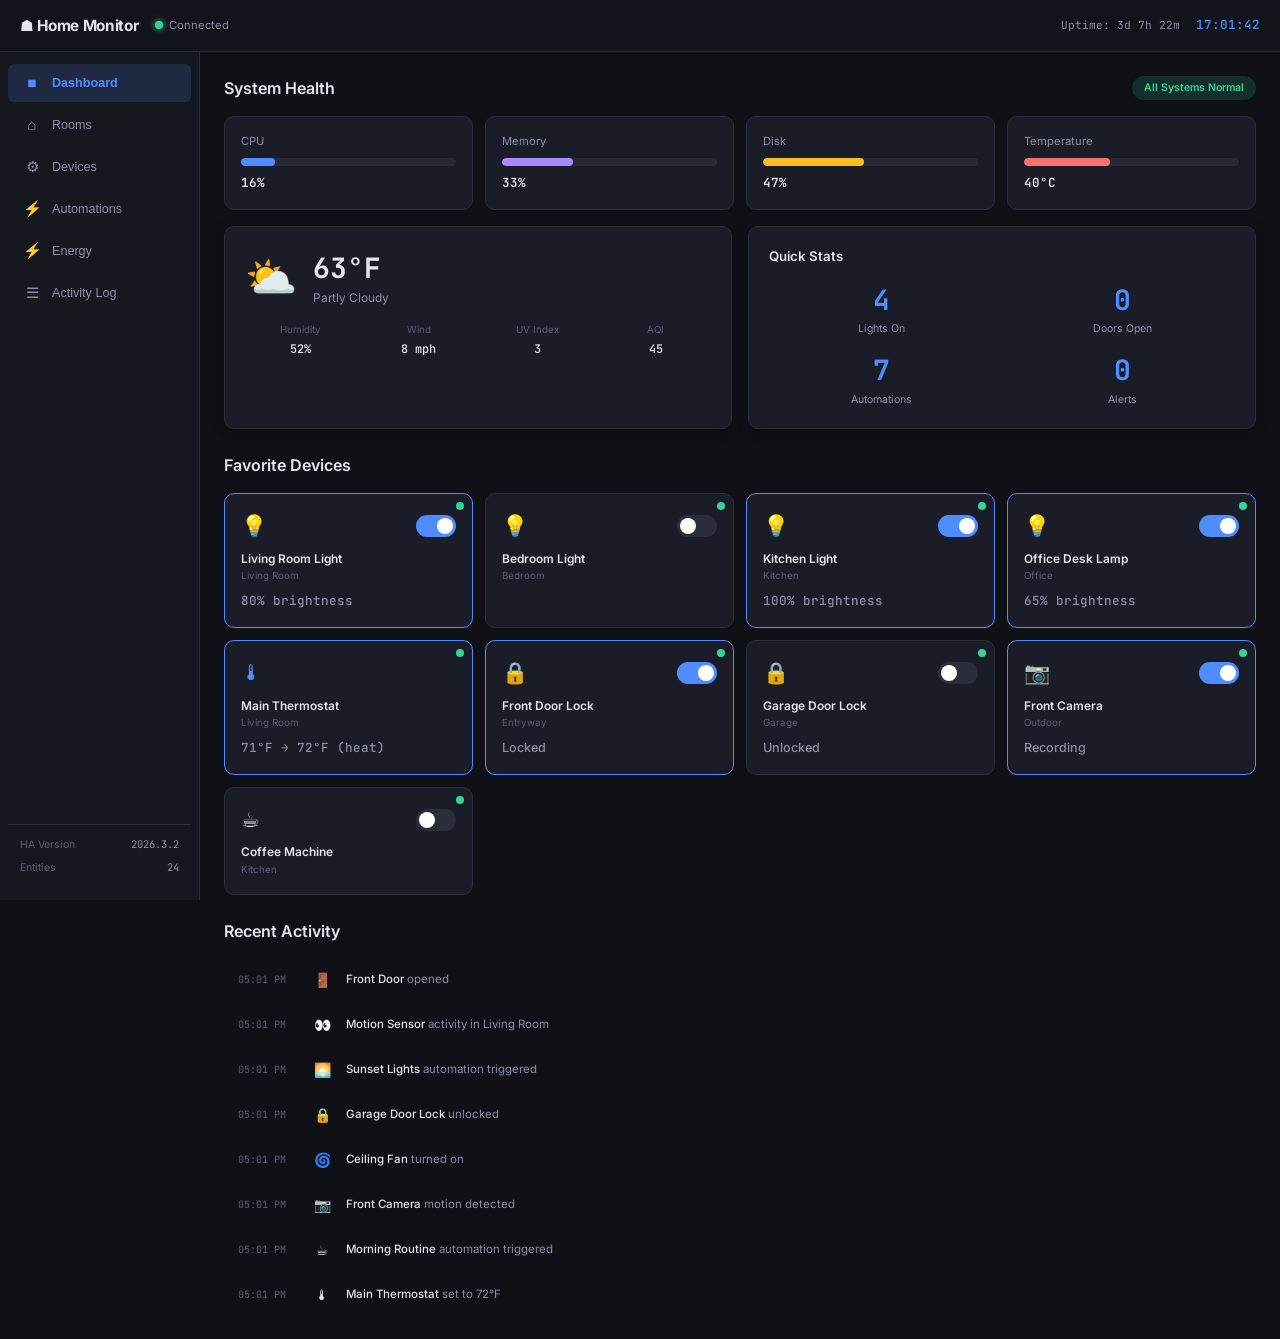
<file: index.html>
<!DOCTYPE html>
<html lang="en">
<head>
  <meta charset="UTF-8" />
  <meta name="viewport" content="width=device-width, initial-scale=1.0" />
  <title>Home Assistant Monitor</title>
  <link rel="preconnect" href="https://fonts.googleapis.com" />
  <link rel="preconnect" href="https://fonts.gstatic.com" crossorigin />
  <link href="https://fonts.googleapis.com/css2?family=Inter:wght@300;400;500;600;700&family=JetBrains+Mono:wght@400;500&display=swap" rel="stylesheet" />
  <link rel="stylesheet" href="css/styles.css" />
</head>
<body>

  <!-- Top Navigation -->
  <nav class="topbar">
    <div class="topbar-left">
      <span class="logo">&#9751; Home Monitor</span>
      <span class="connection-status" id="connection-status">
        <span class="status-dot online"></span> Connected
      </span>
    </div>
    <div class="topbar-right">
      <span class="uptime mono" id="uptime">Uptime: 0d 0h 0m</span>
      <span class="clock mono" id="clock">--:--:--</span>
    </div>
  </nav>

  <div class="app">

    <!-- Sidebar -->
    <aside class="sidebar">
      <button class="nav-btn active" data-view="dashboard">
        <span class="nav-icon">&#9632;</span> Dashboard
      </button>
      <button class="nav-btn" data-view="rooms">
        <span class="nav-icon">&#8962;</span> Rooms
      </button>
      <button class="nav-btn" data-view="devices">
        <span class="nav-icon">&#9881;</span> Devices
      </button>
      <button class="nav-btn" data-view="automations">
        <span class="nav-icon">&#9889;</span> Automations
      </button>
      <button class="nav-btn" data-view="energy">
        <span class="nav-icon">&#9889;</span> Energy
      </button>
      <button class="nav-btn" data-view="logs">
        <span class="nav-icon">&#9776;</span> Activity Log
      </button>

      <div class="sidebar-footer">
        <div class="ha-info">
          <span class="ha-label">HA Version</span>
          <span class="ha-value mono">2026.3.2</span>
        </div>
        <div class="ha-info">
          <span class="ha-label">Entities</span>
          <span class="ha-value mono" id="entity-count">0</span>
        </div>
      </div>
    </aside>

    <!-- Main Content -->
    <main class="content">

      <!-- ===== DASHBOARD VIEW ===== -->
      <section class="view active" id="view-dashboard">

        <!-- System Health Row -->
        <div class="section-header">
          <h2>System Health</h2>
          <span class="badge badge-green" id="system-badge">All Systems Normal</span>
        </div>
        <div class="health-grid">
          <div class="health-card">
            <div class="health-label">CPU</div>
            <div class="health-bar-wrap">
              <div class="health-bar" id="cpu-bar" style="width:0%"></div>
            </div>
            <div class="health-value mono" id="cpu-val">0%</div>
          </div>
          <div class="health-card">
            <div class="health-label">Memory</div>
            <div class="health-bar-wrap">
              <div class="health-bar bar-violet" id="mem-bar" style="width:0%"></div>
            </div>
            <div class="health-value mono" id="mem-val">0%</div>
          </div>
          <div class="health-card">
            <div class="health-label">Disk</div>
            <div class="health-bar-wrap">
              <div class="health-bar bar-amber" id="disk-bar" style="width:0%"></div>
            </div>
            <div class="health-value mono" id="disk-val">0%</div>
          </div>
          <div class="health-card">
            <div class="health-label">Temperature</div>
            <div class="health-bar-wrap">
              <div class="health-bar bar-red" id="temp-bar" style="width:0%"></div>
            </div>
            <div class="health-value mono" id="temp-val">0°C</div>
          </div>
        </div>

        <!-- Weather + Quick Stats -->
        <div class="quick-row">
          <div class="card weather-card">
            <div class="weather-top">
              <span class="weather-icon" id="weather-icon">&#9788;</span>
              <div>
                <div class="weather-temp mono" id="weather-temp">--°F</div>
                <div class="weather-desc" id="weather-desc">Loading...</div>
              </div>
            </div>
            <div class="weather-details">
              <div class="weather-detail">
                <span class="wd-label">Humidity</span>
                <span class="wd-value mono" id="weather-humidity">--%</span>
              </div>
              <div class="weather-detail">
                <span class="wd-label">Wind</span>
                <span class="wd-value mono" id="weather-wind">-- mph</span>
              </div>
              <div class="weather-detail">
                <span class="wd-label">UV Index</span>
                <span class="wd-value mono" id="weather-uv">--</span>
              </div>
              <div class="weather-detail">
                <span class="wd-label">AQI</span>
                <span class="wd-value mono" id="weather-aqi">--</span>
              </div>
            </div>
          </div>

          <div class="card quick-stats-card">
            <h3 class="card-title">Quick Stats</h3>
            <div class="stat-grid">
              <div class="stat-item">
                <span class="stat-number mono" id="stat-lights-on">0</span>
                <span class="stat-label">Lights On</span>
              </div>
              <div class="stat-item">
                <span class="stat-number mono" id="stat-doors-open">0</span>
                <span class="stat-label">Doors Open</span>
              </div>
              <div class="stat-item">
                <span class="stat-number mono" id="stat-active-auto">0</span>
                <span class="stat-label">Automations</span>
              </div>
              <div class="stat-item">
                <span class="stat-number mono" id="stat-alerts">0</span>
                <span class="stat-label">Alerts</span>
              </div>
            </div>
          </div>
        </div>

        <!-- Favorite Devices -->
        <div class="section-header">
          <h2>Favorite Devices</h2>
        </div>
        <div class="device-grid" id="fav-devices"></div>

        <!-- Recent Activity -->
        <div class="section-header">
          <h2>Recent Activity</h2>
        </div>
        <div class="activity-list" id="dashboard-activity"></div>

      </section>

      <!-- ===== ROOMS VIEW ===== -->
      <section class="view" id="view-rooms">
        <div class="section-header"><h2>Rooms</h2></div>
        <div class="rooms-grid" id="rooms-grid"></div>
      </section>

      <!-- ===== DEVICES VIEW ===== -->
      <section class="view" id="view-devices">
        <div class="section-header">
          <h2>All Devices</h2>
          <div class="filter-bar">
            <button class="filter-btn active" data-filter="all">All</button>
            <button class="filter-btn" data-filter="light">Lights</button>
            <button class="filter-btn" data-filter="thermostat">Climate</button>
            <button class="filter-btn" data-filter="lock">Locks</button>
            <button class="filter-btn" data-filter="sensor">Sensors</button>
            <button class="filter-btn" data-filter="camera">Cameras</button>
            <button class="filter-btn" data-filter="switch">Switches</button>
          </div>
        </div>
        <div class="device-grid" id="all-devices"></div>
      </section>

      <!-- ===== AUTOMATIONS VIEW ===== -->
      <section class="view" id="view-automations">
        <div class="section-header"><h2>Automations</h2></div>
        <div class="auto-list" id="auto-list"></div>
      </section>

      <!-- ===== ENERGY VIEW ===== -->
      <section class="view" id="view-energy">
        <div class="section-header"><h2>Energy Monitor</h2></div>
        <div class="energy-summary" id="energy-summary"></div>
        <div class="card">
          <h3 class="card-title">24h Power Usage (Watts)</h3>
          <div class="energy-chart" id="energy-chart"></div>
        </div>
        <div class="card">
          <h3 class="card-title">Per-Device Breakdown</h3>
          <div class="energy-breakdown" id="energy-breakdown"></div>
        </div>
      </section>

      <!-- ===== LOGS VIEW ===== -->
      <section class="view" id="view-logs">
        <div class="section-header"><h2>Activity Log</h2></div>
        <div class="activity-list full-log" id="full-log"></div>
      </section>

    </main>
  </div>

  <script src="js/app.js"></script>
</body>
</html>
</file>
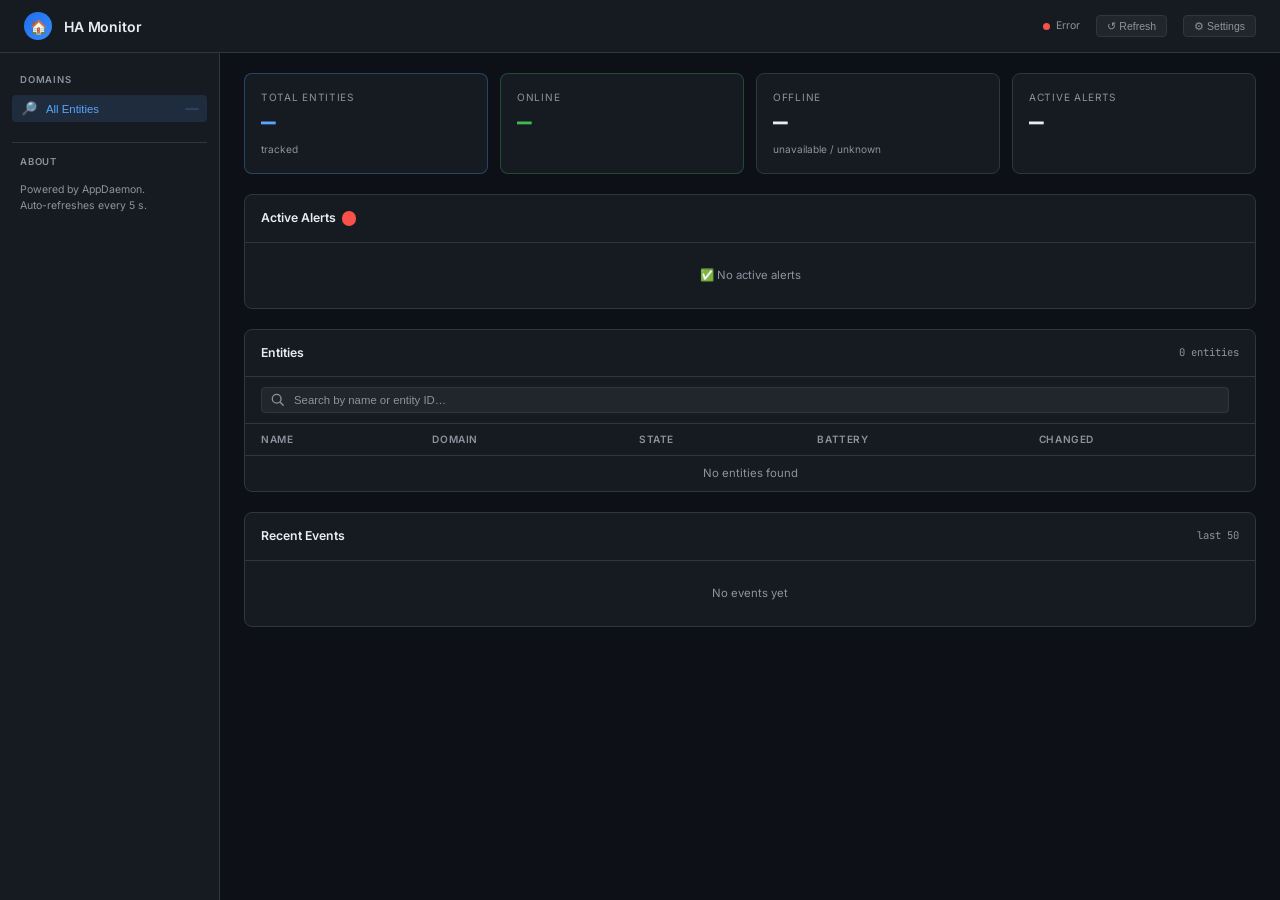
<file: dashboard/index.html>
<!DOCTYPE html>
<html lang="en">
<head>
  <meta charset="UTF-8" />
  <meta name="viewport" content="width=device-width, initial-scale=1.0" />
  <title>HA Monitor</title>
  <link rel="preconnect" href="https://fonts.googleapis.com" />
  <link rel="preconnect" href="https://fonts.gstatic.com" crossorigin />
  <link href="https://fonts.googleapis.com/css2?family=Inter:wght@400;500;600;700&family=JetBrains+Mono:wght@400;500;600;700&display=swap" rel="stylesheet" />
  <link rel="stylesheet" href="css/styles.css" />
</head>
<body>
  <div class="app-shell">

    <!-- ── Top bar ─────────────────────────────────────────────────── -->
    <header class="topbar">
      <div class="topbar-icon">🏠</div>
      <h1>HA Monitor</h1>
      <div class="topbar-meta">
        <div class="connection-badge">
          <span class="status-dot" id="status-dot"></span>
          <span id="status-text">Connecting…</span>
        </div>
        <button class="refresh-btn" id="refresh-btn">↺ Refresh</button>
        <button class="refresh-btn" id="settings-btn">⚙ Settings</button>
      </div>
    </header>

    <div class="main-layout">

      <!-- ── Sidebar ───────────────────────────────────────────────── -->
      <nav class="sidebar">
        <div class="sidebar-section">
          <div class="sidebar-label">Domains</div>
          <button class="domain-btn active" id="domain-all" data-domain="all">
            <span class="domain-icon">🔎</span>
            <span>All Entities</span>
            <span class="domain-count" id="count-all"></span>
          </button>
          <div id="domain-list"></div>
        </div>
        <hr class="sidebar-divider" />
        <div class="sidebar-section">
          <div class="sidebar-label">About</div>
          <div style="padding:4px 8px;font-size:0.75rem;color:var(--text-muted);line-height:1.6">
            Powered by AppDaemon.<br>
            Auto-refreshes every 5 s.
          </div>
        </div>
      </nav>

      <!-- ── Main content ──────────────────────────────────────────── -->
      <main class="content">

        <!-- KPI row -->
        <div class="kpi-row">
          <div class="kpi-card kpi-blue" id="kpi-total">
            <span class="kpi-card-label">Total Entities</span>
            <span class="kpi-card-value">—</span>
            <span class="kpi-card-sub">tracked</span>
          </div>
          <div class="kpi-card kpi-green" id="kpi-online">
            <span class="kpi-card-label">Online</span>
            <span class="kpi-card-value">—</span>
            <span class="kpi-card-sub"></span>
          </div>
          <div class="kpi-card" id="kpi-offline">
            <span class="kpi-card-label">Offline</span>
            <span class="kpi-card-value">—</span>
            <span class="kpi-card-sub">unavailable / unknown</span>
          </div>
          <div class="kpi-card" id="kpi-alerts">
            <span class="kpi-card-label">Active Alerts</span>
            <span class="kpi-card-value">—</span>
            <span class="kpi-card-sub"></span>
          </div>
        </div>

        <!-- Alerts panel -->
        <div class="card">
          <div class="card-header">
            <span class="card-title">
              Active Alerts
              <span id="alerts-badge" style="
                font-size:0.72rem;font-family:var(--font-mono);
                background:var(--red);color:#fff;border-radius:10px;
                padding:1px 7px;margin-left:6px;vertical-align:middle;
              "></span>
            </span>
          </div>
          <div class="alerts-list" id="alerts-container">
            <div class="empty-state">Loading…</div>
          </div>
        </div>

        <!-- Entity table -->
        <div class="card">
          <div class="card-header">
            <span class="card-title">Entities</span>
            <span class="card-meta" id="entity-count"></span>
          </div>
          <div class="toolbar">
            <div class="search-wrap">
              <!-- search icon -->
              <svg width="14" height="14" viewBox="0 0 16 16" fill="none" xmlns="http://www.w3.org/2000/svg">
                <circle cx="6.5" cy="6.5" r="5" stroke="currentColor" stroke-width="1.5"/>
                <path d="M10.5 10.5L14 14" stroke="currentColor" stroke-width="1.5" stroke-linecap="round"/>
              </svg>
              <input
                type="text"
                id="entity-search"
                class="search-input"
                placeholder="Search by name or entity ID…"
              />
            </div>
            <span class="row-count" id="entity-count-row"></span>
          </div>
          <div class="table-scroll">
            <table class="entity-table">
              <thead>
                <tr>
                  <th>Name</th>
                  <th>Domain</th>
                  <th>State</th>
                  <th>Battery</th>
                  <th>Changed</th>
                </tr>
              </thead>
              <tbody id="entity-tbody">
                <tr><td colspan="5" class="empty-state">Loading…</td></tr>
              </tbody>
            </table>
          </div>
        </div>

        <!-- Event history -->
        <div class="card">
          <div class="card-header">
            <span class="card-title">Recent Events</span>
            <span class="card-meta">last 50</span>
          </div>
          <div class="event-list" id="events-container">
            <div class="empty-state">Loading…</div>
          </div>
        </div>

      </main>
    </div><!-- /.main-layout -->
  </div><!-- /.app-shell -->

  <script src="js/app.js"></script>
</body>
</html>
</file>
<file: css/styles.css>
/* ===== RESET & BASE ===== */
*, *::before, *::after { box-sizing: border-box; margin: 0; padding: 0; }

:root {
  --bg: #0f1117;
  --bg-card: #1a1d27;
  --bg-card-hover: #222632;
  --bg-sidebar: #161820;
  --bg-topbar: #12141c;
  --border: #2a2e3a;
  --text: #e4e6ef;
  --text-dim: #8b8fa3;
  --text-muted: #5a5e72;
  --accent: #4f8cff;
  --accent-dim: rgba(79,140,255,.15);
  --green: #34d399;
  --green-dim: rgba(52,211,153,.15);
  --red: #f87171;
  --red-dim: rgba(248,113,113,.15);
  --amber: #fbbf24;
  --amber-dim: rgba(251,191,36,.15);
  --violet: #a78bfa;
  --violet-dim: rgba(167,139,250,.15);
  --cyan: #22d3ee;
  --cyan-dim: rgba(34,211,238,.15);
  --radius: 10px;
  --radius-sm: 6px;
  --shadow: 0 2px 12px rgba(0,0,0,.3);
}

html { font-size: 14px; }
body {
  font-family: 'Inter', system-ui, -apple-system, sans-serif;
  background: var(--bg);
  color: var(--text);
  line-height: 1.5;
  min-height: 100vh;
  overflow-x: hidden;
}
.mono { font-family: 'JetBrains Mono', monospace; }

/* ===== TOPBAR ===== */
.topbar {
  position: fixed; top: 0; left: 0; right: 0; z-index: 100;
  display: flex; align-items: center; justify-content: space-between;
  height: 52px; padding: 0 20px;
  background: var(--bg-topbar);
  border-bottom: 1px solid var(--border);
  backdrop-filter: blur(12px);
}
.topbar-left, .topbar-right { display: flex; align-items: center; gap: 16px; }
.logo { font-weight: 700; font-size: 1.1rem; letter-spacing: -0.02em; }
.connection-status {
  display: flex; align-items: center; gap: 6px;
  font-size: .8rem; color: var(--text-dim);
}
.status-dot {
  width: 8px; height: 8px; border-radius: 50%;
  display: inline-block;
}
.status-dot.online { background: var(--green); box-shadow: 0 0 6px var(--green); }
.status-dot.offline { background: var(--red); box-shadow: 0 0 6px var(--red); }
.uptime { font-size: .8rem; color: var(--text-dim); }
.clock { font-size: .9rem; font-weight: 500; color: var(--accent); }

/* ===== APP LAYOUT ===== */
.app {
  display: flex;
  margin-top: 52px;
  min-height: calc(100vh - 52px);
}

/* ===== SIDEBAR ===== */
.sidebar {
  position: fixed; top: 52px; left: 0; bottom: 0;
  width: 200px;
  background: var(--bg-sidebar);
  border-right: 1px solid var(--border);
  display: flex; flex-direction: column;
  padding: 12px 8px;
  gap: 4px;
  z-index: 50;
}
.nav-btn {
  display: flex; align-items: center; gap: 10px;
  width: 100%; padding: 10px 14px;
  background: transparent; border: none; border-radius: var(--radius-sm);
  color: var(--text-dim); font-size: .9rem;
  cursor: pointer; text-align: left;
  transition: all .15s;
}
.nav-btn:hover { background: var(--bg-card); color: var(--text); }
.nav-btn.active { background: var(--accent-dim); color: var(--accent); font-weight: 600; }
.nav-icon { font-size: 1.1rem; width: 20px; text-align: center; }
.sidebar-footer {
  margin-top: auto; padding: 12px;
  border-top: 1px solid var(--border);
  display: flex; flex-direction: column; gap: 8px;
}
.ha-info { display: flex; justify-content: space-between; font-size: .75rem; }
.ha-label { color: var(--text-muted); }
.ha-value { color: var(--text-dim); }

/* ===== MAIN CONTENT ===== */
.content {
  margin-left: 200px; flex: 1;
  padding: 24px;
  max-width: 1200px;
}

/* ===== VIEWS ===== */
.view { display: none; }
.view.active { display: block; }

/* ===== SECTION HEADER ===== */
.section-header {
  display: flex; align-items: center; justify-content: space-between;
  margin-bottom: 16px; margin-top: 24px;
}
.section-header:first-child { margin-top: 0; }
.section-header h2 { font-size: 1.15rem; font-weight: 600; }

/* ===== BADGE ===== */
.badge {
  display: inline-flex; align-items: center;
  padding: 4px 12px; border-radius: 20px;
  font-size: .75rem; font-weight: 600;
}
.badge-green { background: var(--green-dim); color: var(--green); }
.badge-red { background: var(--red-dim); color: var(--red); }
.badge-amber { background: var(--amber-dim); color: var(--amber); }

/* ===== CARD ===== */
.card {
  background: var(--bg-card);
  border: 1px solid var(--border);
  border-radius: var(--radius);
  padding: 20px;
  box-shadow: var(--shadow);
}
.card-title {
  font-size: .95rem; font-weight: 600;
  margin-bottom: 16px; color: var(--text);
}

/* ===== HEALTH GRID ===== */
.health-grid {
  display: grid;
  grid-template-columns: repeat(4, 1fr);
  gap: 12px;
}
.health-card {
  background: var(--bg-card);
  border: 1px solid var(--border);
  border-radius: var(--radius);
  padding: 16px;
}
.health-label { font-size: .8rem; color: var(--text-dim); margin-bottom: 8px; }
.health-bar-wrap {
  width: 100%; height: 8px;
  background: rgba(255,255,255,.06);
  border-radius: 4px; overflow: hidden;
  margin-bottom: 8px;
}
.health-bar {
  height: 100%; border-radius: 4px;
  background: var(--accent);
  transition: width .6s ease;
}
.health-bar.bar-violet { background: var(--violet); }
.health-bar.bar-amber { background: var(--amber); }
.health-bar.bar-red { background: var(--red); }
.health-value { font-size: .9rem; font-weight: 600; }

/* ===== QUICK ROW ===== */
.quick-row {
  display: grid;
  grid-template-columns: 1fr 1fr;
  gap: 16px;
  margin-top: 16px;
}

/* ===== WEATHER CARD ===== */
.weather-card { display: flex; flex-direction: column; gap: 16px; }
.weather-top { display: flex; align-items: center; gap: 16px; }
.weather-icon { font-size: 3rem; line-height: 1; }
.weather-temp { font-size: 2rem; font-weight: 700; }
.weather-desc { color: var(--text-dim); font-size: .85rem; }
.weather-details { display: grid; grid-template-columns: repeat(4, 1fr); gap: 8px; }
.weather-detail { text-align: center; }
.wd-label { display: block; font-size: .7rem; color: var(--text-muted); }
.wd-value { font-size: .85rem; font-weight: 500; }

/* ===== QUICK STATS ===== */
.stat-grid {
  display: grid;
  grid-template-columns: repeat(2, 1fr);
  gap: 16px;
}
.stat-item { text-align: center; }
.stat-number {
  display: block;
  font-size: 2rem; font-weight: 700;
  color: var(--accent);
  line-height: 1.2;
}
.stat-label { font-size: .75rem; color: var(--text-dim); }

/* ===== DEVICE GRID ===== */
.device-grid {
  display: grid;
  grid-template-columns: repeat(auto-fill, minmax(200px, 1fr));
  gap: 12px;
}
.device-card {
  background: var(--bg-card);
  border: 1px solid var(--border);
  border-radius: var(--radius);
  padding: 16px;
  cursor: pointer;
  transition: all .2s;
  position: relative;
}
.device-card:hover { background: var(--bg-card-hover); transform: translateY(-2px); }
.device-card.active { border-color: var(--accent); }
.device-card.active .device-icon { color: var(--accent); }
.device-top { display: flex; align-items: center; justify-content: space-between; margin-bottom: 8px; }
.device-icon { font-size: 1.5rem; }
.device-toggle {
  width: 40px; height: 22px;
  background: var(--border); border: none;
  border-radius: 11px; cursor: pointer;
  position: relative; transition: background .2s;
}
.device-toggle::after {
  content: '';
  position: absolute; top: 3px; left: 3px;
  width: 16px; height: 16px;
  background: white; border-radius: 50%;
  transition: transform .2s;
}
.device-toggle.on { background: var(--accent); }
.device-toggle.on::after { transform: translateX(18px); }
.device-name { font-size: .85rem; font-weight: 600; margin-bottom: 2px; }
.device-room { font-size: .7rem; color: var(--text-muted); }
.device-value {
  margin-top: 8px; font-size: .9rem; font-weight: 500;
  color: var(--text-dim);
}
.device-badge {
  position: absolute; top: 8px; right: 8px;
  width: 8px; height: 8px; border-radius: 50%;
}
.device-badge.online { background: var(--green); }
.device-badge.offline { background: var(--red); }

/* ===== ROOMS GRID ===== */
.rooms-grid {
  display: grid;
  grid-template-columns: repeat(auto-fill, minmax(280px, 1fr));
  gap: 16px;
}
.room-card {
  background: var(--bg-card);
  border: 1px solid var(--border);
  border-radius: var(--radius);
  padding: 20px;
  transition: all .2s;
}
.room-card:hover { background: var(--bg-card-hover); }
.room-header { display: flex; align-items: center; justify-content: space-between; margin-bottom: 16px; }
.room-name { font-size: 1.05rem; font-weight: 600; }
.room-count { font-size: .75rem; color: var(--text-muted); }
.room-climate { display: flex; gap: 16px; margin-bottom: 12px; }
.room-climate-item {
  display: flex; align-items: center; gap: 6px;
  font-size: .85rem;
}
.room-climate-item .rc-icon { color: var(--text-muted); }
.room-devices-mini { display: flex; flex-wrap: wrap; gap: 6px; }
.mini-device {
  display: inline-flex; align-items: center; gap: 4px;
  padding: 4px 10px;
  background: rgba(255,255,255,.04);
  border-radius: 20px;
  font-size: .72rem; color: var(--text-dim);
}
.mini-device.on { background: var(--accent-dim); color: var(--accent); }

/* ===== AUTOMATIONS ===== */
.auto-list { display: flex; flex-direction: column; gap: 8px; }
.auto-item {
  display: flex; align-items: center; justify-content: space-between;
  background: var(--bg-card);
  border: 1px solid var(--border);
  border-radius: var(--radius);
  padding: 16px 20px;
  transition: all .15s;
}
.auto-item:hover { background: var(--bg-card-hover); }
.auto-left { display: flex; align-items: center; gap: 14px; }
.auto-icon { font-size: 1.3rem; width: 40px; height: 40px; display: flex; align-items: center; justify-content: center; border-radius: 10px; background: var(--accent-dim); }
.auto-info h4 { font-size: .9rem; font-weight: 600; }
.auto-info p { font-size: .75rem; color: var(--text-dim); margin-top: 2px; }
.auto-right { display: flex; align-items: center; gap: 12px; }
.auto-last { font-size: .72rem; color: var(--text-muted); }

/* ===== ACTIVITY LOG ===== */
.activity-list { display: flex; flex-direction: column; gap: 4px; }
.activity-item {
  display: flex; align-items: center; gap: 12px;
  padding: 10px 14px;
  border-radius: var(--radius-sm);
  font-size: .82rem;
  transition: background .15s;
}
.activity-item:hover { background: rgba(255,255,255,.03); }
.activity-time { color: var(--text-muted); font-size: .72rem; width: 60px; flex-shrink: 0; }
.activity-icon { font-size: 1rem; width: 24px; text-align: center; }
.activity-text { color: var(--text-dim); }
.activity-text strong { color: var(--text); font-weight: 500; }
.full-log { max-height: calc(100vh - 160px); overflow-y: auto; }

/* ===== ENERGY ===== */
.energy-summary {
  display: grid;
  grid-template-columns: repeat(4, 1fr);
  gap: 12px;
  margin-bottom: 16px;
}
.energy-stat {
  background: var(--bg-card);
  border: 1px solid var(--border);
  border-radius: var(--radius);
  padding: 16px; text-align: center;
}
.energy-stat .es-value {
  font-size: 1.6rem; font-weight: 700;
  display: block; margin-bottom: 4px;
}
.energy-stat .es-label { font-size: .75rem; color: var(--text-dim); }
.energy-stat.green .es-value { color: var(--green); }
.energy-stat.amber .es-value { color: var(--amber); }
.energy-stat.red .es-value { color: var(--red); }
.energy-stat.violet .es-value { color: var(--violet); }

.energy-chart {
  display: flex; align-items: flex-end; gap: 4px;
  height: 180px; padding-top: 10px;
}
.energy-bar-wrap {
  flex: 1; display: flex; flex-direction: column;
  align-items: center; height: 100%;
  justify-content: flex-end;
}
.energy-bar {
  width: 100%; border-radius: 3px 3px 0 0;
  background: var(--accent);
  transition: height .4s ease;
  min-height: 2px;
}
.energy-bar.high { background: var(--red); }
.energy-bar.medium { background: var(--amber); }
.energy-bar-label {
  font-size: .55rem; color: var(--text-muted);
  margin-top: 4px;
}

.energy-breakdown { display: flex; flex-direction: column; gap: 8px; }
.eb-item {
  display: flex; align-items: center; gap: 12px;
}
.eb-name { width: 140px; font-size: .82rem; color: var(--text-dim); }
.eb-bar-wrap {
  flex: 1; height: 10px;
  background: rgba(255,255,255,.04);
  border-radius: 5px; overflow: hidden;
}
.eb-bar { height: 100%; border-radius: 5px; transition: width .6s; }
.eb-value { width: 70px; text-align: right; font-size: .8rem; }

/* ===== FILTER BAR ===== */
.filter-bar { display: flex; gap: 6px; }
.filter-btn {
  padding: 5px 14px; border: 1px solid var(--border);
  background: transparent; border-radius: 20px;
  color: var(--text-dim); font-size: .75rem;
  cursor: pointer; transition: all .15s;
}
.filter-btn:hover { border-color: var(--accent); color: var(--text); }
.filter-btn.active { background: var(--accent-dim); border-color: var(--accent); color: var(--accent); }

/* ===== TOGGLE (reusable) ===== */
.toggle {
  width: 40px; height: 22px;
  background: var(--border); border: none;
  border-radius: 11px; cursor: pointer;
  position: relative; transition: background .2s;
  flex-shrink: 0;
}
.toggle::after {
  content: '';
  position: absolute; top: 3px; left: 3px;
  width: 16px; height: 16px;
  background: white; border-radius: 50%;
  transition: transform .2s;
}
.toggle.on { background: var(--green); }
.toggle.on::after { transform: translateX(18px); }

/* ===== SCROLLBAR ===== */
::-webkit-scrollbar { width: 6px; }
::-webkit-scrollbar-track { background: transparent; }
::-webkit-scrollbar-thumb { background: var(--border); border-radius: 3px; }
::-webkit-scrollbar-thumb:hover { background: var(--text-muted); }

/* ===== RESPONSIVE ===== */
@media (max-width: 900px) {
  .sidebar { width: 60px; padding: 12px 4px; }
  .nav-btn span:not(.nav-icon) { display: none; }
  .nav-btn { justify-content: center; padding: 10px; }
  .sidebar-footer { display: none; }
  .content { margin-left: 60px; padding: 16px; }
  .health-grid { grid-template-columns: repeat(2, 1fr); }
  .quick-row { grid-template-columns: 1fr; }
  .energy-summary { grid-template-columns: repeat(2, 1fr); }
  .weather-details { grid-template-columns: repeat(2, 1fr); }
}

@media (max-width: 600px) {
  .topbar { padding: 0 12px; }
  .uptime { display: none; }
  .health-grid { grid-template-columns: 1fr; }
  .device-grid { grid-template-columns: 1fr 1fr; }
  .rooms-grid { grid-template-columns: 1fr; }
  .filter-bar { flex-wrap: wrap; }
}
</file>
<file: dashboard/css/styles.css>
/* ===================================================================
   HA Monitor — Dashboard Styles
   =================================================================== */

*, *::before, *::after { box-sizing: border-box; margin: 0; padding: 0; }

:root {
  --bg:          #0d1117;
  --surface:     #161b22;
  --surface2:    #21262d;
  --border:      #30363d;
  --text:        #e6edf3;
  --text-muted:  #8b949e;
  --blue:        #58a6ff;
  --green:       #3fb950;
  --yellow:      #d29922;
  --red:         #f85149;
  --orange:      #db6d28;
  --purple:      #a371f7;
  --radius:      8px;
  --radius-sm:   4px;
  --transition:  160ms ease;
  --font-mono:   'JetBrains Mono', 'Fira Code', monospace;
}

html { font-size: 14px; }

body {
  background: var(--bg);
  color: var(--text);
  font-family: 'Inter', system-ui, -apple-system, sans-serif;
  line-height: 1.5;
  min-height: 100vh;
}

/* ---- Layout ---- */
.app-shell {
  display: grid;
  grid-template-rows: auto 1fr;
  min-height: 100vh;
}

.topbar {
  display: flex;
  align-items: center;
  gap: 12px;
  padding: 12px 24px;
  background: var(--surface);
  border-bottom: 1px solid var(--border);
  position: sticky;
  top: 0;
  z-index: 100;
}

.topbar-icon {
  width: 28px;
  height: 28px;
  border-radius: 50%;
  background: linear-gradient(135deg, #1f6feb 0%, #388bfd 100%);
  display: flex;
  align-items: center;
  justify-content: center;
  font-size: 14px;
  flex-shrink: 0;
}

.topbar h1 {
  font-size: 1rem;
  font-weight: 600;
  letter-spacing: -0.01em;
}

.topbar-meta {
  margin-left: auto;
  display: flex;
  align-items: center;
  gap: 16px;
}

.connection-badge {
  display: flex;
  align-items: center;
  gap: 6px;
  font-size: 0.75rem;
  color: var(--text-muted);
}

.status-dot {
  width: 7px;
  height: 7px;
  border-radius: 50%;
  background: var(--text-muted);
  transition: background var(--transition);
}
.status-dot.connected { background: var(--green); }
.status-dot.error     { background: var(--red); animation: pulse-red 1.5s infinite; }

@keyframes pulse-red {
  0%, 100% { opacity: 1; }
  50%       { opacity: 0.4; }
}

.refresh-btn {
  background: var(--surface2);
  border: 1px solid var(--border);
  border-radius: var(--radius-sm);
  color: var(--text-muted);
  cursor: pointer;
  font-size: 0.75rem;
  padding: 4px 10px;
  transition: color var(--transition), border-color var(--transition);
}
.refresh-btn:hover { color: var(--text); border-color: var(--blue); }

.main-layout {
  display: grid;
  grid-template-columns: 220px 1fr;
  gap: 0;
  height: 100%;
}

/* ---- Sidebar ---- */
.sidebar {
  background: var(--surface);
  border-right: 1px solid var(--border);
  padding: 16px 0;
  overflow-y: auto;
}

.sidebar-section {
  padding: 0 12px 12px;
}

.sidebar-label {
  font-size: 0.68rem;
  font-weight: 600;
  letter-spacing: 0.08em;
  text-transform: uppercase;
  color: var(--text-muted);
  padding: 4px 8px 8px;
}

.domain-btn {
  display: flex;
  align-items: center;
  gap: 8px;
  width: 100%;
  padding: 6px 8px;
  border-radius: var(--radius-sm);
  border: none;
  background: none;
  color: var(--text-muted);
  cursor: pointer;
  font-size: 0.8125rem;
  text-align: left;
  transition: background var(--transition), color var(--transition);
}
.domain-btn:hover { background: var(--surface2); color: var(--text); }
.domain-btn.active { background: rgba(88,166,255,0.12); color: var(--blue); }

.domain-icon { font-size: 13px; width: 18px; text-align: center; }

.domain-count {
  margin-left: auto;
  font-size: 0.72rem;
  font-family: var(--font-mono);
  background: var(--surface2);
  border-radius: 10px;
  padding: 1px 7px;
  color: var(--text-muted);
}
.domain-btn.active .domain-count { background: rgba(88,166,255,0.18); color: var(--blue); }

.sidebar-divider {
  border: none;
  border-top: 1px solid var(--border);
  margin: 8px 12px;
}

/* ---- Main content ---- */
.content {
  overflow-y: auto;
  padding: 20px 24px;
  display: flex;
  flex-direction: column;
  gap: 20px;
}

/* ---- KPI row ---- */
.kpi-row {
  display: grid;
  grid-template-columns: repeat(4, 1fr);
  gap: 12px;
}

.kpi-card {
  background: var(--surface);
  border: 1px solid var(--border);
  border-radius: var(--radius);
  padding: 16px;
  display: flex;
  flex-direction: column;
  gap: 4px;
}

.kpi-card-label {
  font-size: 0.72rem;
  text-transform: uppercase;
  letter-spacing: 0.07em;
  color: var(--text-muted);
}

.kpi-card-value {
  font-family: var(--font-mono);
  font-size: 1.75rem;
  font-weight: 700;
  line-height: 1.1;
  color: var(--text);
}

.kpi-card-sub {
  font-size: 0.72rem;
  color: var(--text-muted);
  margin-top: 2px;
}

.kpi-card.kpi-green  { border-color: rgba(63,185,80,.3);  }
.kpi-card.kpi-red    { border-color: rgba(248,81,73,.3);   }
.kpi-card.kpi-yellow { border-color: rgba(210,153,34,.3);  }
.kpi-card.kpi-blue   { border-color: rgba(88,166,255,.3);  }

.kpi-card.kpi-green  .kpi-card-value { color: var(--green);  }
.kpi-card.kpi-red    .kpi-card-value { color: var(--red);    }
.kpi-card.kpi-yellow .kpi-card-value { color: var(--yellow); }
.kpi-card.kpi-blue   .kpi-card-value { color: var(--blue);   }

/* ---- Cards ---- */
.card {
  background: var(--surface);
  border: 1px solid var(--border);
  border-radius: var(--radius);
  overflow: hidden;
}

.card-header {
  display: flex;
  align-items: center;
  justify-content: space-between;
  padding: 14px 16px;
  border-bottom: 1px solid var(--border);
}

.card-title {
  font-size: 0.875rem;
  font-weight: 600;
}

.card-meta {
  font-size: 0.75rem;
  font-family: var(--font-mono);
  color: var(--text-muted);
}

/* ---- Alerts panel ---- */
.alerts-list {
  display: flex;
  flex-direction: column;
  gap: 1px;
}

.alert-item {
  display: flex;
  align-items: flex-start;
  gap: 10px;
  padding: 10px 16px;
  background: var(--surface);
  border-left: 3px solid transparent;
  transition: background var(--transition);
}
.alert-item:hover { background: var(--surface2); }

.alert-item.sev-critical { border-left-color: var(--red); }
.alert-item.sev-warning  { border-left-color: var(--yellow); }

.alert-icon { font-size: 15px; flex-shrink: 0; margin-top: 1px; }
.alert-body { flex: 1; min-width: 0; }
.alert-msg  { font-size: 0.8125rem; }
.alert-time { font-size: 0.72rem; color: var(--text-muted); font-family: var(--font-mono); margin-top: 2px; }

.empty-state {
  padding: 24px 16px;
  color: var(--text-muted);
  font-size: 0.8125rem;
  text-align: center;
}

/* ---- Entity table ---- */
.table-scroll { overflow-x: auto; }

.entity-table {
  width: 100%;
  border-collapse: collapse;
  font-size: 0.8125rem;
}

.entity-table th {
  text-align: left;
  padding: 8px 16px;
  font-size: 0.72rem;
  font-weight: 600;
  letter-spacing: 0.06em;
  text-transform: uppercase;
  color: var(--text-muted);
  background: var(--surface);
  border-bottom: 1px solid var(--border);
  position: sticky;
  top: 0;
}

.entity-table td {
  padding: 9px 16px;
  border-bottom: 1px solid var(--border);
  vertical-align: middle;
}

.entity-table tbody tr:last-child td { border-bottom: none; }
.entity-table tbody tr:hover td { background: var(--surface2); }

.entity-name { font-size: 0.8125rem; }
.entity-id   { font-size: 0.72rem; color: var(--text-muted); font-family: var(--font-mono); margin-top: 2px; }

.state-badge {
  display: inline-flex;
  align-items: center;
  gap: 5px;
  font-family: var(--font-mono);
  font-size: 0.75rem;
  padding: 2px 8px;
  border-radius: 12px;
  background: var(--surface2);
  border: 1px solid var(--border);
  white-space: nowrap;
}

.state-dot {
  width: 6px;
  height: 6px;
  border-radius: 50%;
  flex-shrink: 0;
  background: var(--text-muted);
}

.state-on          { border-color: rgba(63,185,80,.4);  }
.state-on .state-dot { background: var(--green); }
.state-off         { border-color: var(--border); opacity: .7; }
.state-unavailable { border-color: rgba(248,81,73,.4); }
.state-unavailable .state-dot { background: var(--red); }
.state-unknown     { border-color: rgba(210,153,34,.3); }
.state-unknown .state-dot { background: var(--yellow); }

.batt-bar-wrap {
  display: flex;
  align-items: center;
  gap: 6px;
}
.batt-value {
  font-family: var(--font-mono);
  font-size: 0.75rem;
  width: 30px;
  text-align: right;
  flex-shrink: 0;
}
.batt-bar-bg {
  flex: 1;
  height: 4px;
  background: var(--surface2);
  border-radius: 2px;
  overflow: hidden;
  min-width: 50px;
}
.batt-bar-fill {
  height: 100%;
  border-radius: 2px;
  background: var(--green);
  transition: width 0.4s ease;
}
.batt-bar-fill.low    { background: var(--yellow); }
.batt-bar-fill.critical { background: var(--red); }

.domain-tag {
  font-size: 0.69rem;
  font-family: var(--font-mono);
  padding: 2px 7px;
  border-radius: 4px;
  background: var(--surface2);
  color: var(--text-muted);
  border: 1px solid var(--border);
}

/* ---- Events feed ---- */
.event-list {
  display: flex;
  flex-direction: column;
}

.event-row {
  display: grid;
  grid-template-columns: 120px 1fr auto;
  gap: 12px;
  align-items: center;
  padding: 8px 16px;
  border-bottom: 1px solid var(--border);
  font-size: 0.8125rem;
}
.event-row:last-child { border-bottom: none; }
.event-row:hover { background: var(--surface2); }

.event-time {
  font-family: var(--font-mono);
  font-size: 0.72rem;
  color: var(--text-muted);
  white-space: nowrap;
}

.event-name { min-width: 0; }
.event-entity { font-size: 0.75rem; color: var(--text-muted); font-family: var(--font-mono); }

.event-transition {
  display: flex;
  align-items: center;
  gap: 6px;
  font-family: var(--font-mono);
  font-size: 0.75rem;
  white-space: nowrap;
  flex-shrink: 0;
}

.ev-old { color: var(--text-muted); }
.ev-arrow { color: var(--text-muted); font-size: 10px; }
.ev-new { font-weight: 600; }
.ev-new.on    { color: var(--green); }
.ev-new.off   { color: var(--text-muted); }
.ev-new.unavailable { color: var(--red); }
.ev-new.unknown { color: var(--yellow); }

/* ---- Search / filter bar ---- */
.toolbar {
  display: flex;
  align-items: center;
  gap: 10px;
  padding: 10px 16px;
  border-bottom: 1px solid var(--border);
}

.search-wrap {
  position: relative;
  flex: 1;
}
.search-wrap svg {
  position: absolute;
  left: 10px;
  top: 50%;
  transform: translateY(-50%);
  color: var(--text-muted);
  pointer-events: none;
}
.search-input {
  width: 100%;
  background: var(--surface2);
  border: 1px solid var(--border);
  border-radius: var(--radius-sm);
  color: var(--text);
  font-size: 0.8125rem;
  padding: 6px 10px 6px 32px;
  outline: none;
  transition: border-color var(--transition);
}
.search-input::placeholder { color: var(--text-muted); }
.search-input:focus { border-color: var(--blue); }

.row-count {
  font-size: 0.75rem;
  font-family: var(--font-mono);
  color: var(--text-muted);
  white-space: nowrap;
}

/* ---- Skeleton loader ---- */
.skeleton {
  border-radius: 3px;
  background: linear-gradient(90deg, var(--surface2) 25%, var(--border) 50%, var(--surface2) 75%);
  background-size: 200% 100%;
  animation: shimmer 1.4s infinite;
}
@keyframes shimmer {
  0%   { background-position: 200% 0; }
  100% { background-position: -200% 0; }
}

/* ---- Scrollbar ---- */
::-webkit-scrollbar { width: 6px; height: 6px; }
::-webkit-scrollbar-track { background: transparent; }
::-webkit-scrollbar-thumb { background: var(--border); border-radius: 3px; }
::-webkit-scrollbar-thumb:hover { background: var(--text-muted); }

/* ---- Responsive ---- */
@media (max-width: 900px) {
  .main-layout { grid-template-columns: 1fr; }
  .sidebar { display: none; }
  .kpi-row { grid-template-columns: repeat(2, 1fr); }
}
@media (max-width: 500px) {
  .kpi-row { grid-template-columns: 1fr 1fr; }
  .content { padding: 12px; }
}
</file>
